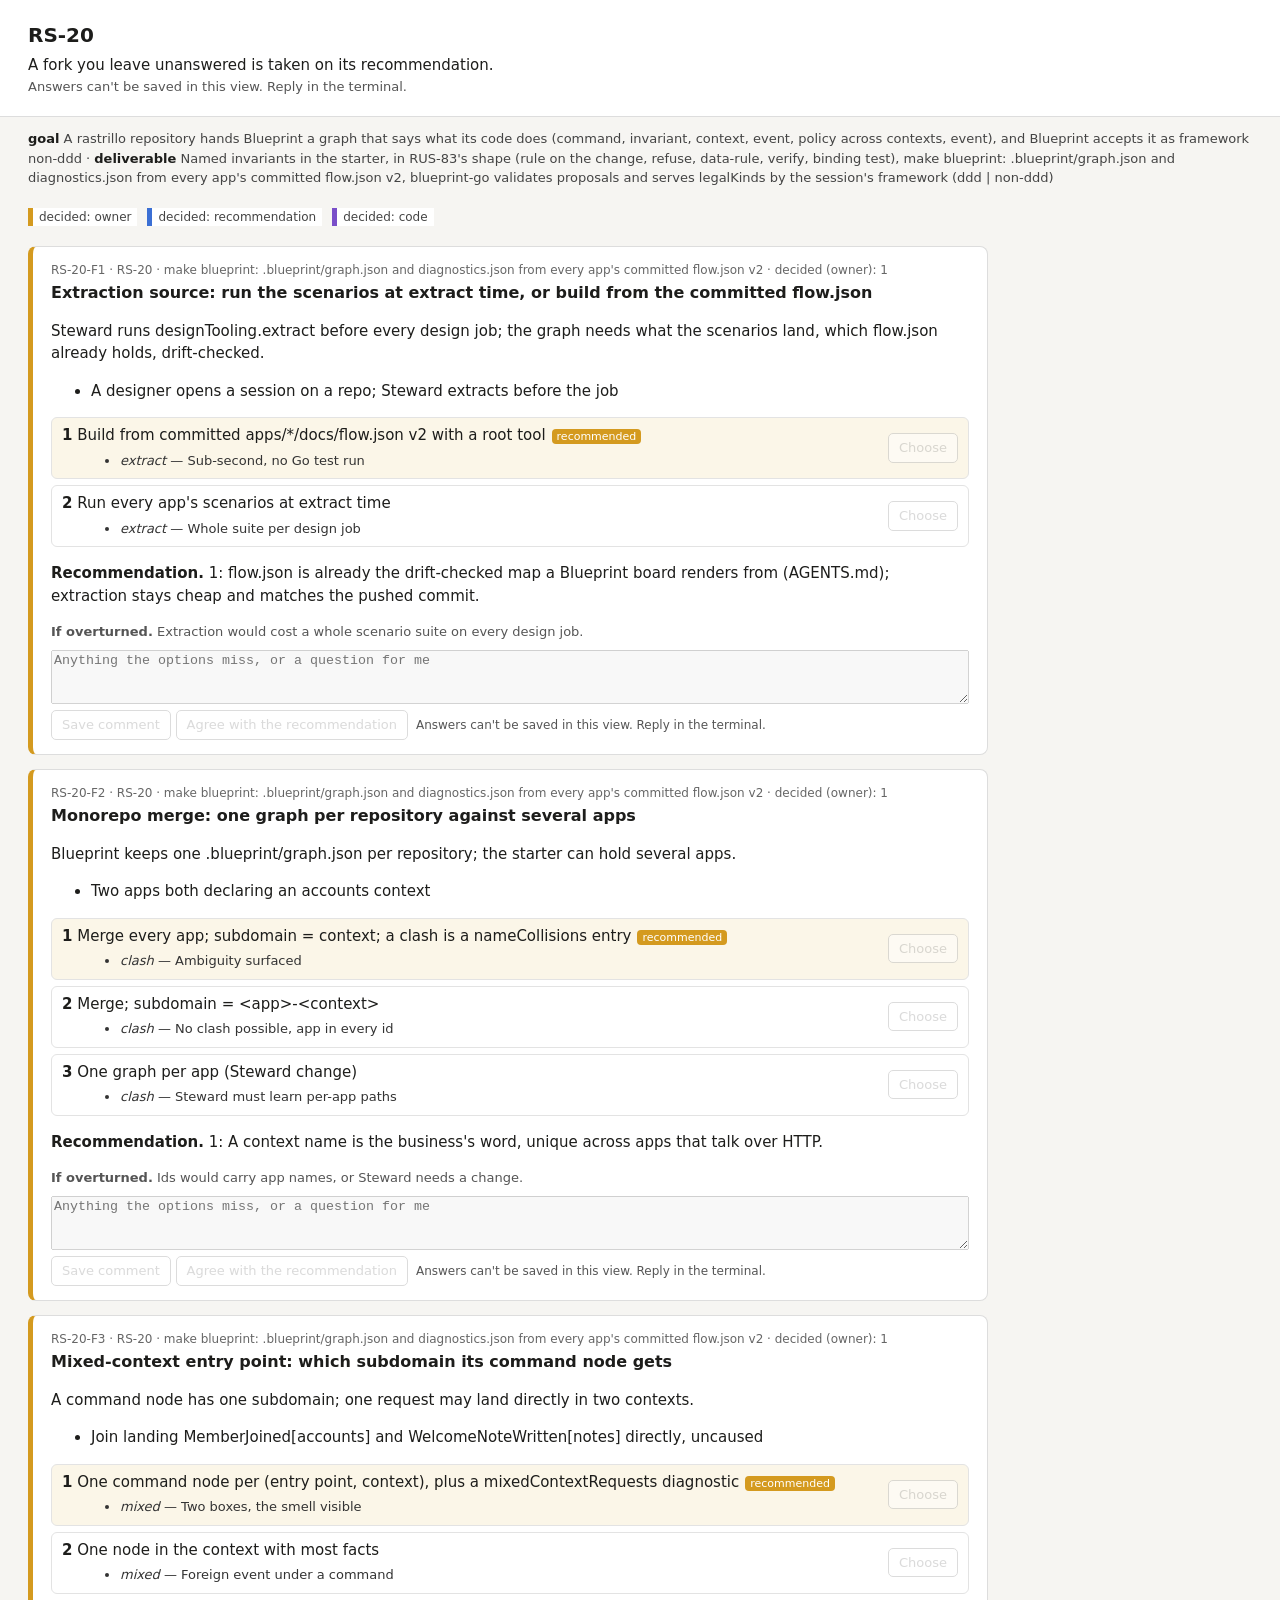
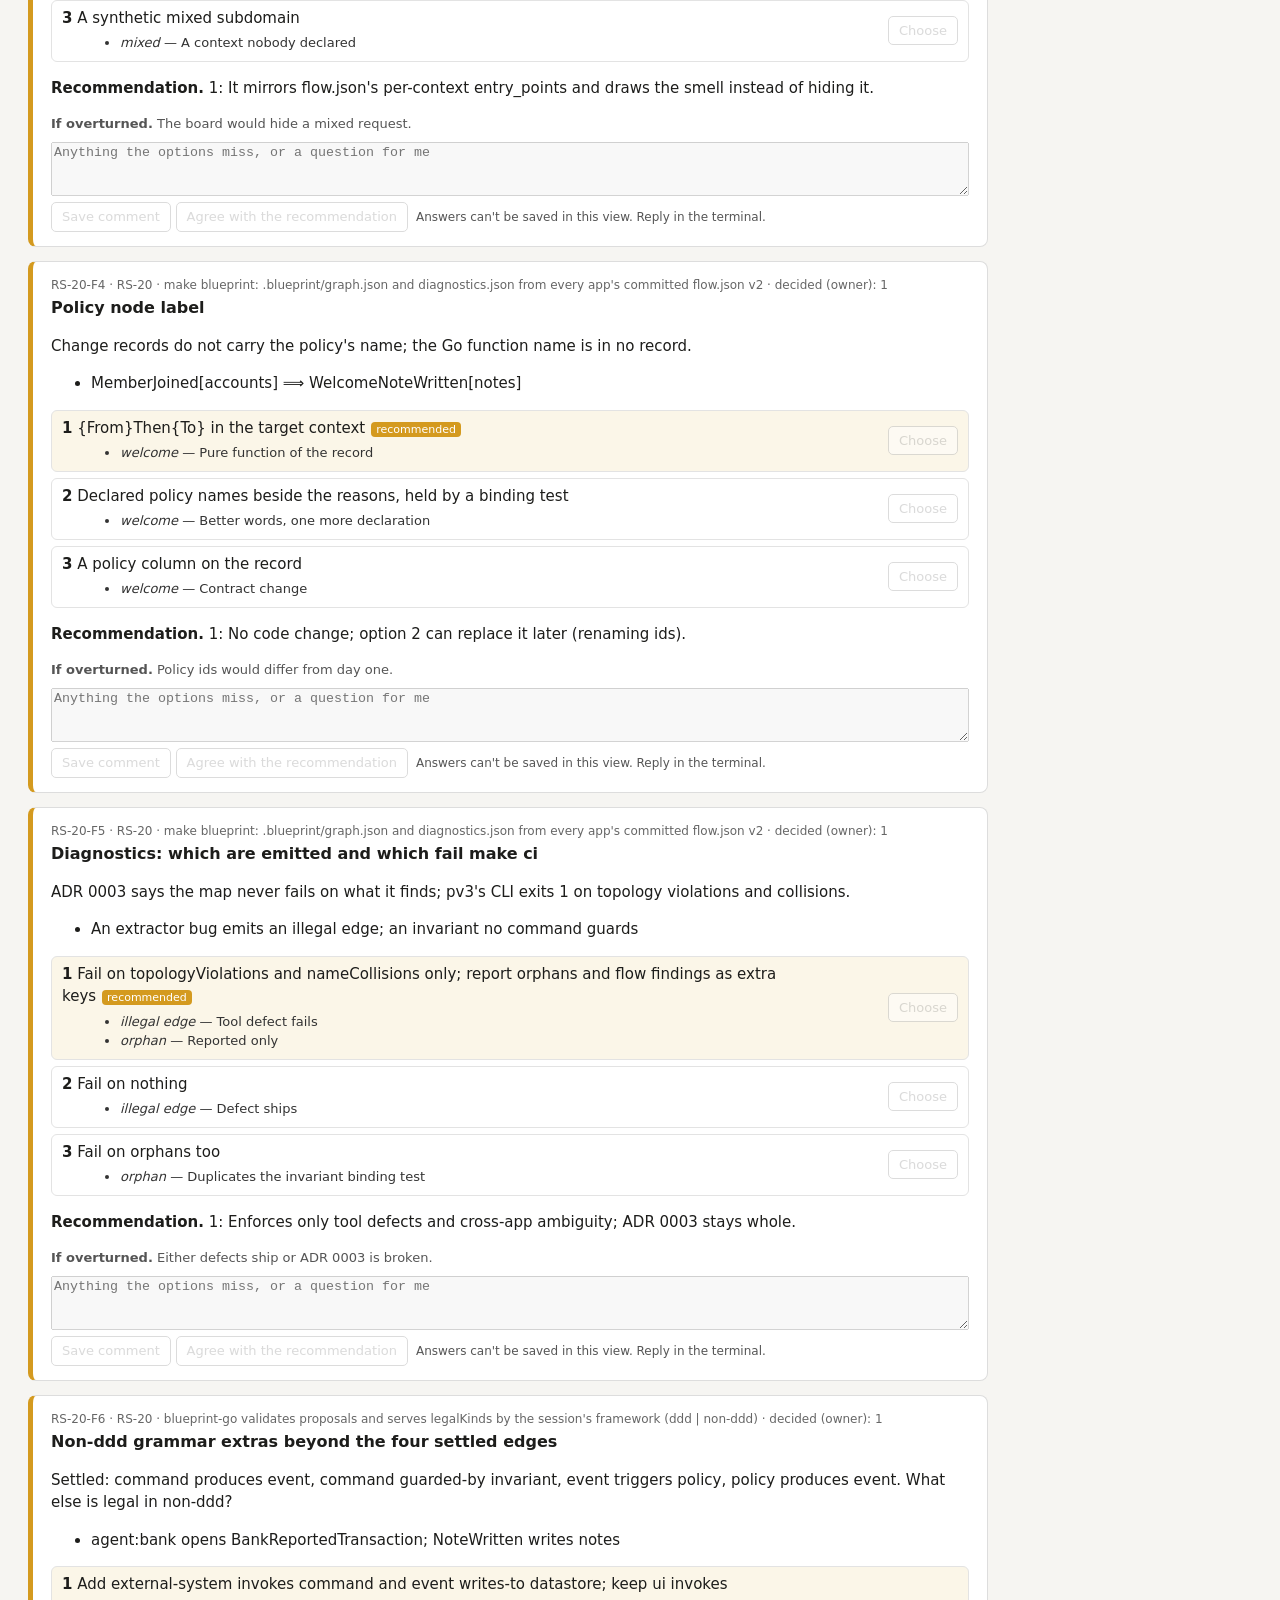
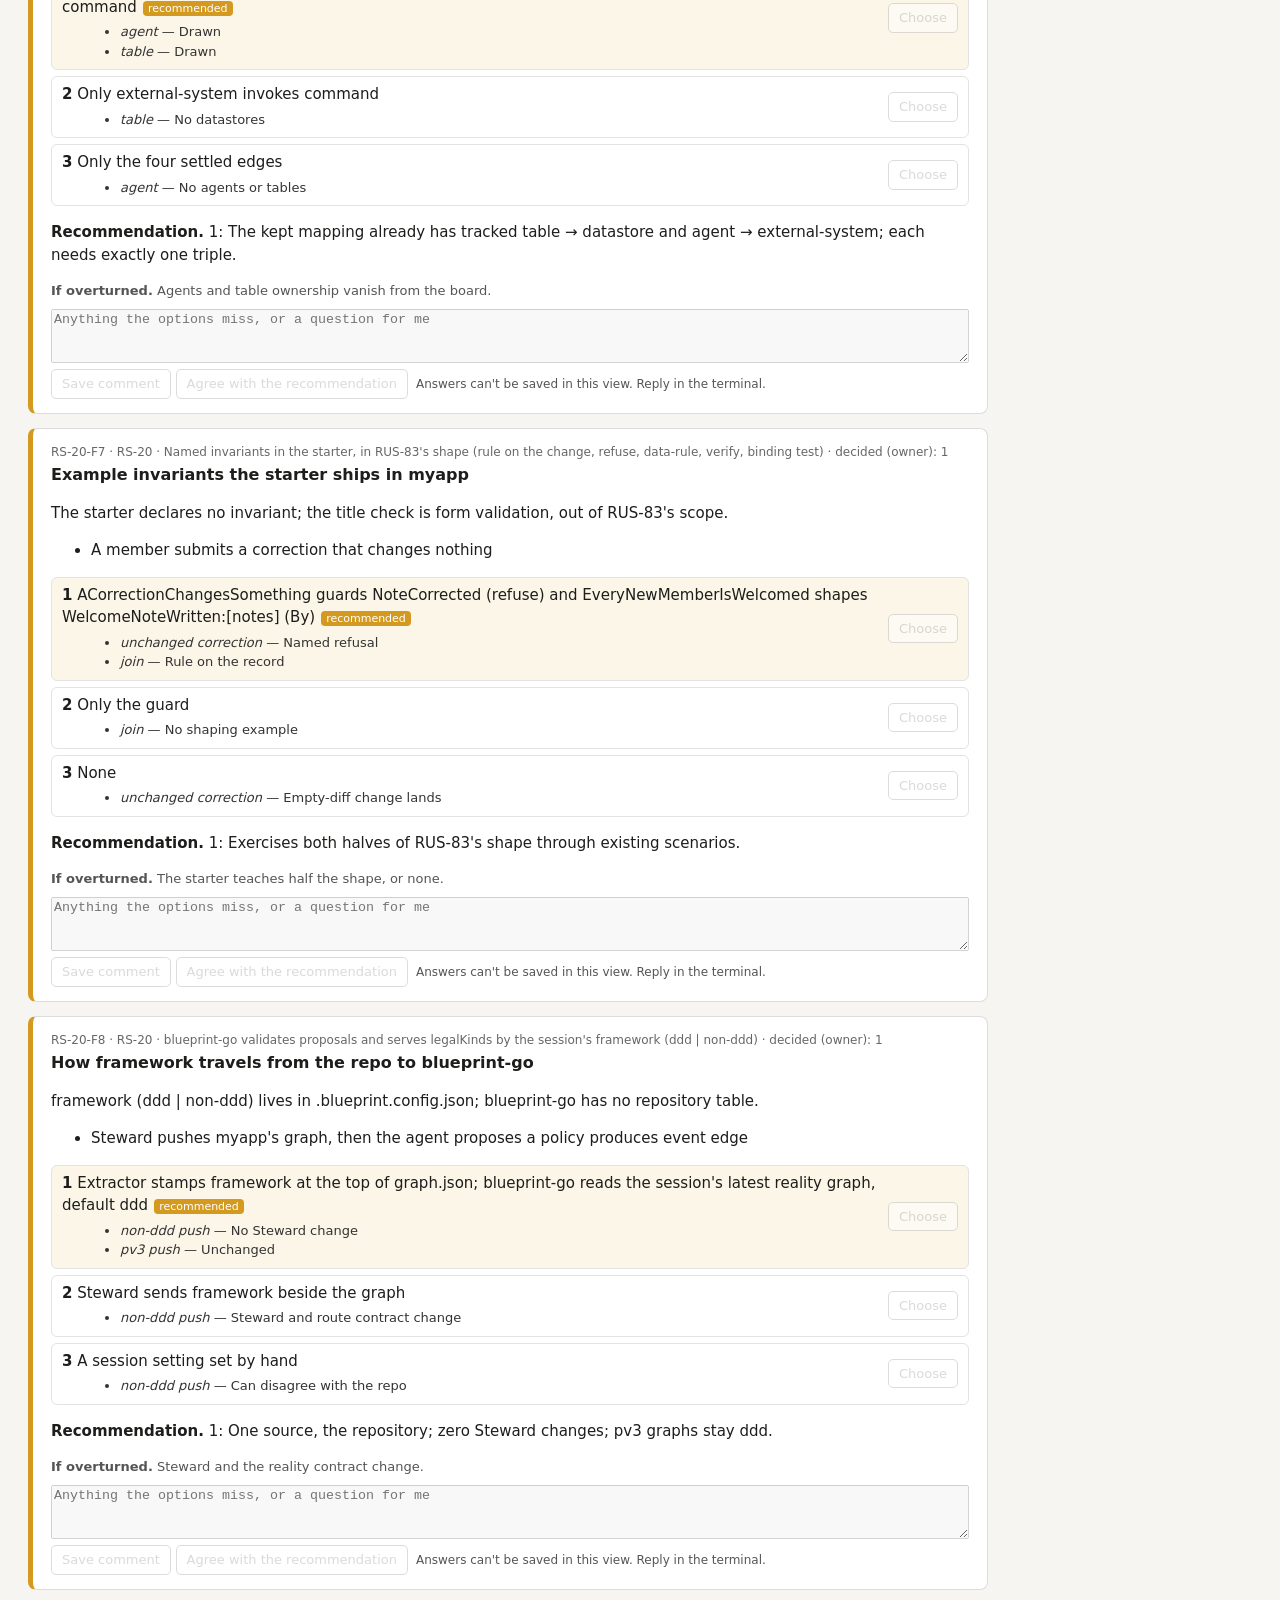
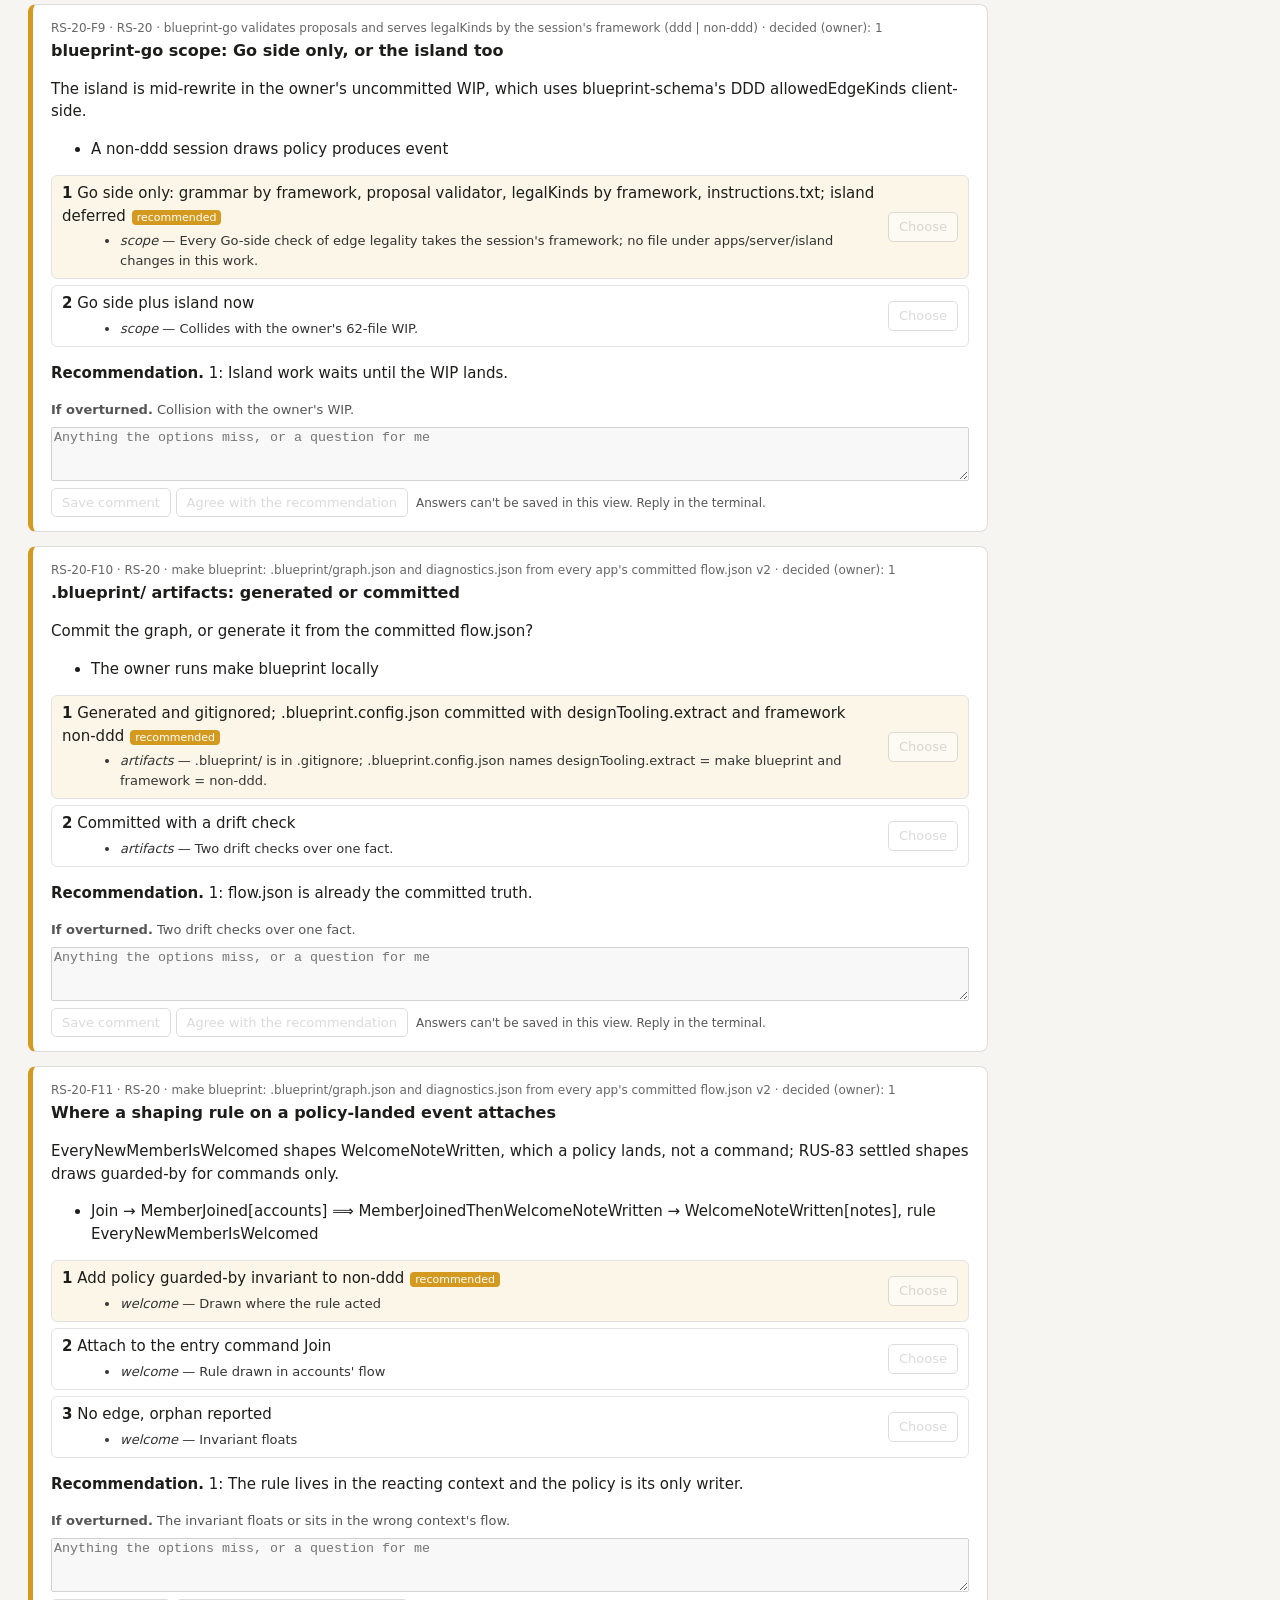
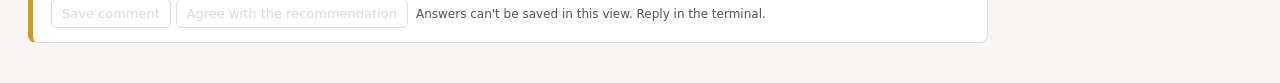
<file: docs/prs/RS-20/map.html>
<!doctype html>
<html lang="en"><head><meta charset="utf-8"><meta name="generator" content="design-map"><title>RS-20</title><style>
body{font:15px/1.5 system-ui,sans-serif;margin:0;background:#f6f5f2;color:#1d1d1b}
header{padding:20px 28px;border-bottom:1px solid #ddd;background:#fff}
h1{margin:0 0 4px;font-size:20px} #dbnote{color:#555;font-size:13px}
.levels{padding:12px 28px;font-size:13px;color:#444} .levels b{color:#1d1d1b}
main{padding:12px 28px 40px;display:grid;gap:14px;max-width:960px}
.fork{background:#fff;border:1px solid #ddd;border-left:5px solid #c9c9c9;border-radius:8px;padding:14px 18px}
.fork.open{border-left-color:#d4553b} .fork.done{border-left-color:#2f8f5b}
.fork.moot{opacity:.6} .fork.titleonly h3{color:#666} .locked{font-size:13px;color:#666}
.legend{padding:8px 28px;font-size:12px;color:#444;display:flex;gap:10px;flex-wrap:wrap}
.legend span{border-left:5px solid #c9c9c9;padding:0 6px;background:#fff}
.walks{margin:4px 0 2px 18px;font-size:13px;color:#333} .note{font-size:13px;color:#555;margin:2px 0}
.eyebrow{font-size:12px;color:#666} h3{margin:2px 0 8px;font-size:16px}
.opt{display:flex;justify-content:space-between;align-items:center;gap:10px;padding:6px 10px;border:1px solid #e3e3e3;border-radius:6px;margin:6px 0}
.opt.rec{background:#fbf6e8} .opt.picked{outline:2px solid #2f8f5b}
.badge{font-size:11px;background:#d49a1f;color:#fff;border-radius:4px;padding:1px 5px;margin-left:6px}
textarea{width:100%;min-height:54px;box-sizing:border-box;margin-top:6px}
.btn{font:inherit;font-size:13px;padding:4px 10px;border-radius:5px;border:1px solid #bbb;background:#fff;cursor:pointer}
.btn:disabled{cursor:not-allowed;opacity:.5} .saved{font-size:12px;color:#555;margin-left:8px}
.fork.owner{border-left-color:#d49a1f} .legend .owner{border-left-color:#d49a1f}
.fork.recommendation{border-left-color:#3b6fd4} .legend .recommendation{border-left-color:#3b6fd4}
.fork.code{border-left-color:#7a4fc9} .legend .code{border-left-color:#7a4fc9}
</style></head><body><header><h1>RS-20</h1><div>A fork you leave unanswered is taken on its recommendation.</div><div id="dbnote">Connecting to the answer store&hellip;</div></header><div class="levels"><b>goal</b> A rastrillo repository hands Blueprint a graph that says what its code does (command, invariant, context, event, policy across contexts, event), and Blueprint accepts it as framework non-ddd &middot; <b>deliverable</b> Named invariants in the starter, in RUS-83&#x27;s shape (rule on the change, refuse, data-rule, verify, binding test), make blueprint: .blueprint/graph.json and diagnostics.json from every app&#x27;s committed flow.json v2, blueprint-go validates proposals and serves legalKinds by the session&#x27;s framework (ddd | non-ddd)</div><div class="legend"><span class="owner">decided: owner</span><span class="recommendation">decided: recommendation</span><span class="code">decided: code</span></div><main><article class="fork decided owner" data-fork-id="RS-20-F1"><div class="eyebrow">RS-20-F1 &middot; RS-20 &middot; make blueprint: .blueprint/graph.json and diagnostics.json from every app&#x27;s committed flow.json v2 &middot; decided (owner): 1</div><h3>Extraction source: run the scenarios at extract time, or build from the committed flow.json</h3><p>Steward runs designTooling.extract before every design job; the graph needs what the scenarios land, which flow.json already holds, drift-checked.</p><ul><li>A designer opens a session on a repo; Steward extracts before the job</li></ul><div class="opt rec"><div><b>1</b> Build from committed apps/*/docs/flow.json v2 with a root tool<span class=badge>recommended</span><ul class="walks"><li><i>extract</i> &mdash; Sub-second, no Go test run</li></ul></div><button class="btn" data-pick="1" disabled>Choose</button></div><div class="opt"><div><b>2</b> Run every app&#x27;s scenarios at extract time<ul class="walks"><li><i>extract</i> &mdash; Whole suite per design job</li></ul></div><button class="btn" data-pick="2" disabled>Choose</button></div><p><b>Recommendation.</b> 1: flow.json is already the drift-checked map a Blueprint board renders from (AGENTS.md); extraction stays cheap and matches the pushed commit.</p><p class="note"><b>If overturned.</b> Extraction would cost a whole scenario suite on every design job.</p><textarea placeholder="Anything the options miss, or a question for me" disabled></textarea><div><button class="btn" data-action="save" disabled>Save comment</button> <button class="btn" data-action="agree" disabled>Agree with the recommendation</button><span class="saved"></span></div></article><article class="fork decided owner" data-fork-id="RS-20-F2"><div class="eyebrow">RS-20-F2 &middot; RS-20 &middot; make blueprint: .blueprint/graph.json and diagnostics.json from every app&#x27;s committed flow.json v2 &middot; decided (owner): 1</div><h3>Monorepo merge: one graph per repository against several apps</h3><p>Blueprint keeps one .blueprint/graph.json per repository; the starter can hold several apps.</p><ul><li>Two apps both declaring an accounts context</li></ul><div class="opt rec"><div><b>1</b> Merge every app; subdomain = context; a clash is a nameCollisions entry<span class=badge>recommended</span><ul class="walks"><li><i>clash</i> &mdash; Ambiguity surfaced</li></ul></div><button class="btn" data-pick="1" disabled>Choose</button></div><div class="opt"><div><b>2</b> Merge; subdomain = &lt;app&gt;-&lt;context&gt;<ul class="walks"><li><i>clash</i> &mdash; No clash possible, app in every id</li></ul></div><button class="btn" data-pick="2" disabled>Choose</button></div><div class="opt"><div><b>3</b> One graph per app (Steward change)<ul class="walks"><li><i>clash</i> &mdash; Steward must learn per-app paths</li></ul></div><button class="btn" data-pick="3" disabled>Choose</button></div><p><b>Recommendation.</b> 1: A context name is the business&#x27;s word, unique across apps that talk over HTTP.</p><p class="note"><b>If overturned.</b> Ids would carry app names, or Steward needs a change.</p><textarea placeholder="Anything the options miss, or a question for me" disabled></textarea><div><button class="btn" data-action="save" disabled>Save comment</button> <button class="btn" data-action="agree" disabled>Agree with the recommendation</button><span class="saved"></span></div></article><article class="fork decided owner" data-fork-id="RS-20-F3"><div class="eyebrow">RS-20-F3 &middot; RS-20 &middot; make blueprint: .blueprint/graph.json and diagnostics.json from every app&#x27;s committed flow.json v2 &middot; decided (owner): 1</div><h3>Mixed-context entry point: which subdomain its command node gets</h3><p>A command node has one subdomain; one request may land directly in two contexts.</p><ul><li>Join landing MemberJoined[accounts] and WelcomeNoteWritten[notes] directly, uncaused</li></ul><div class="opt rec"><div><b>1</b> One command node per (entry point, context), plus a mixedContextRequests diagnostic<span class=badge>recommended</span><ul class="walks"><li><i>mixed</i> &mdash; Two boxes, the smell visible</li></ul></div><button class="btn" data-pick="1" disabled>Choose</button></div><div class="opt"><div><b>2</b> One node in the context with most facts<ul class="walks"><li><i>mixed</i> &mdash; Foreign event under a command</li></ul></div><button class="btn" data-pick="2" disabled>Choose</button></div><div class="opt"><div><b>3</b> A synthetic mixed subdomain<ul class="walks"><li><i>mixed</i> &mdash; A context nobody declared</li></ul></div><button class="btn" data-pick="3" disabled>Choose</button></div><p><b>Recommendation.</b> 1: It mirrors flow.json&#x27;s per-context entry_points and draws the smell instead of hiding it.</p><p class="note"><b>If overturned.</b> The board would hide a mixed request.</p><textarea placeholder="Anything the options miss, or a question for me" disabled></textarea><div><button class="btn" data-action="save" disabled>Save comment</button> <button class="btn" data-action="agree" disabled>Agree with the recommendation</button><span class="saved"></span></div></article><article class="fork decided owner" data-fork-id="RS-20-F4"><div class="eyebrow">RS-20-F4 &middot; RS-20 &middot; make blueprint: .blueprint/graph.json and diagnostics.json from every app&#x27;s committed flow.json v2 &middot; decided (owner): 1</div><h3>Policy node label</h3><p>Change records do not carry the policy&#x27;s name; the Go function name is in no record.</p><ul><li>MemberJoined[accounts] ⟹ WelcomeNoteWritten[notes]</li></ul><div class="opt rec"><div><b>1</b> {From}Then{To} in the target context<span class=badge>recommended</span><ul class="walks"><li><i>welcome</i> &mdash; Pure function of the record</li></ul></div><button class="btn" data-pick="1" disabled>Choose</button></div><div class="opt"><div><b>2</b> Declared policy names beside the reasons, held by a binding test<ul class="walks"><li><i>welcome</i> &mdash; Better words, one more declaration</li></ul></div><button class="btn" data-pick="2" disabled>Choose</button></div><div class="opt"><div><b>3</b> A policy column on the record<ul class="walks"><li><i>welcome</i> &mdash; Contract change</li></ul></div><button class="btn" data-pick="3" disabled>Choose</button></div><p><b>Recommendation.</b> 1: No code change; option 2 can replace it later (renaming ids).</p><p class="note"><b>If overturned.</b> Policy ids would differ from day one.</p><textarea placeholder="Anything the options miss, or a question for me" disabled></textarea><div><button class="btn" data-action="save" disabled>Save comment</button> <button class="btn" data-action="agree" disabled>Agree with the recommendation</button><span class="saved"></span></div></article><article class="fork decided owner" data-fork-id="RS-20-F5"><div class="eyebrow">RS-20-F5 &middot; RS-20 &middot; make blueprint: .blueprint/graph.json and diagnostics.json from every app&#x27;s committed flow.json v2 &middot; decided (owner): 1</div><h3>Diagnostics: which are emitted and which fail make ci</h3><p>ADR 0003 says the map never fails on what it finds; pv3&#x27;s CLI exits 1 on topology violations and collisions.</p><ul><li>An extractor bug emits an illegal edge; an invariant no command guards</li></ul><div class="opt rec"><div><b>1</b> Fail on topologyViolations and nameCollisions only; report orphans and flow findings as extra keys<span class=badge>recommended</span><ul class="walks"><li><i>illegal edge</i> &mdash; Tool defect fails</li><li><i>orphan</i> &mdash; Reported only</li></ul></div><button class="btn" data-pick="1" disabled>Choose</button></div><div class="opt"><div><b>2</b> Fail on nothing<ul class="walks"><li><i>illegal edge</i> &mdash; Defect ships</li></ul></div><button class="btn" data-pick="2" disabled>Choose</button></div><div class="opt"><div><b>3</b> Fail on orphans too<ul class="walks"><li><i>orphan</i> &mdash; Duplicates the invariant binding test</li></ul></div><button class="btn" data-pick="3" disabled>Choose</button></div><p><b>Recommendation.</b> 1: Enforces only tool defects and cross-app ambiguity; ADR 0003 stays whole.</p><p class="note"><b>If overturned.</b> Either defects ship or ADR 0003 is broken.</p><textarea placeholder="Anything the options miss, or a question for me" disabled></textarea><div><button class="btn" data-action="save" disabled>Save comment</button> <button class="btn" data-action="agree" disabled>Agree with the recommendation</button><span class="saved"></span></div></article><article class="fork decided owner" data-fork-id="RS-20-F6"><div class="eyebrow">RS-20-F6 &middot; RS-20 &middot; blueprint-go validates proposals and serves legalKinds by the session&#x27;s framework (ddd | non-ddd) &middot; decided (owner): 1</div><h3>Non-ddd grammar extras beyond the four settled edges</h3><p>Settled: command produces event, command guarded-by invariant, event triggers policy, policy produces event. What else is legal in non-ddd?</p><ul><li>agent:bank opens BankReportedTransaction; NoteWritten writes notes</li></ul><div class="opt rec"><div><b>1</b> Add external-system invokes command and event writes-to datastore; keep ui invokes command<span class=badge>recommended</span><ul class="walks"><li><i>agent</i> &mdash; Drawn</li><li><i>table</i> &mdash; Drawn</li></ul></div><button class="btn" data-pick="1" disabled>Choose</button></div><div class="opt"><div><b>2</b> Only external-system invokes command<ul class="walks"><li><i>table</i> &mdash; No datastores</li></ul></div><button class="btn" data-pick="2" disabled>Choose</button></div><div class="opt"><div><b>3</b> Only the four settled edges<ul class="walks"><li><i>agent</i> &mdash; No agents or tables</li></ul></div><button class="btn" data-pick="3" disabled>Choose</button></div><p><b>Recommendation.</b> 1: The kept mapping already has tracked table → datastore and agent → external-system; each needs exactly one triple.</p><p class="note"><b>If overturned.</b> Agents and table ownership vanish from the board.</p><textarea placeholder="Anything the options miss, or a question for me" disabled></textarea><div><button class="btn" data-action="save" disabled>Save comment</button> <button class="btn" data-action="agree" disabled>Agree with the recommendation</button><span class="saved"></span></div></article><article class="fork decided owner" data-fork-id="RS-20-F7"><div class="eyebrow">RS-20-F7 &middot; RS-20 &middot; Named invariants in the starter, in RUS-83&#x27;s shape (rule on the change, refuse, data-rule, verify, binding test) &middot; decided (owner): 1</div><h3>Example invariants the starter ships in myapp</h3><p>The starter declares no invariant; the title check is form validation, out of RUS-83&#x27;s scope.</p><ul><li>A member submits a correction that changes nothing</li></ul><div class="opt rec"><div><b>1</b> ACorrectionChangesSomething guards NoteCorrected (refuse) and EveryNewMemberIsWelcomed shapes WelcomeNoteWritten:[notes] (By)<span class=badge>recommended</span><ul class="walks"><li><i>unchanged correction</i> &mdash; Named refusal</li><li><i>join</i> &mdash; Rule on the record</li></ul></div><button class="btn" data-pick="1" disabled>Choose</button></div><div class="opt"><div><b>2</b> Only the guard<ul class="walks"><li><i>join</i> &mdash; No shaping example</li></ul></div><button class="btn" data-pick="2" disabled>Choose</button></div><div class="opt"><div><b>3</b> None<ul class="walks"><li><i>unchanged correction</i> &mdash; Empty-diff change lands</li></ul></div><button class="btn" data-pick="3" disabled>Choose</button></div><p><b>Recommendation.</b> 1: Exercises both halves of RUS-83&#x27;s shape through existing scenarios.</p><p class="note"><b>If overturned.</b> The starter teaches half the shape, or none.</p><textarea placeholder="Anything the options miss, or a question for me" disabled></textarea><div><button class="btn" data-action="save" disabled>Save comment</button> <button class="btn" data-action="agree" disabled>Agree with the recommendation</button><span class="saved"></span></div></article><article class="fork decided owner" data-fork-id="RS-20-F8"><div class="eyebrow">RS-20-F8 &middot; RS-20 &middot; blueprint-go validates proposals and serves legalKinds by the session&#x27;s framework (ddd | non-ddd) &middot; decided (owner): 1</div><h3>How framework travels from the repo to blueprint-go</h3><p>framework (ddd | non-ddd) lives in .blueprint.config.json; blueprint-go has no repository table.</p><ul><li>Steward pushes myapp&#x27;s graph, then the agent proposes a policy produces event edge</li></ul><div class="opt rec"><div><b>1</b> Extractor stamps framework at the top of graph.json; blueprint-go reads the session&#x27;s latest reality graph, default ddd<span class=badge>recommended</span><ul class="walks"><li><i>non-ddd push</i> &mdash; No Steward change</li><li><i>pv3 push</i> &mdash; Unchanged</li></ul></div><button class="btn" data-pick="1" disabled>Choose</button></div><div class="opt"><div><b>2</b> Steward sends framework beside the graph<ul class="walks"><li><i>non-ddd push</i> &mdash; Steward and route contract change</li></ul></div><button class="btn" data-pick="2" disabled>Choose</button></div><div class="opt"><div><b>3</b> A session setting set by hand<ul class="walks"><li><i>non-ddd push</i> &mdash; Can disagree with the repo</li></ul></div><button class="btn" data-pick="3" disabled>Choose</button></div><p><b>Recommendation.</b> 1: One source, the repository; zero Steward changes; pv3 graphs stay ddd.</p><p class="note"><b>If overturned.</b> Steward and the reality contract change.</p><textarea placeholder="Anything the options miss, or a question for me" disabled></textarea><div><button class="btn" data-action="save" disabled>Save comment</button> <button class="btn" data-action="agree" disabled>Agree with the recommendation</button><span class="saved"></span></div></article><article class="fork decided owner" data-fork-id="RS-20-F9"><div class="eyebrow">RS-20-F9 &middot; RS-20 &middot; blueprint-go validates proposals and serves legalKinds by the session&#x27;s framework (ddd | non-ddd) &middot; decided (owner): 1</div><h3>blueprint-go scope: Go side only, or the island too</h3><p>The island is mid-rewrite in the owner&#x27;s uncommitted WIP, which uses blueprint-schema&#x27;s DDD allowedEdgeKinds client-side.</p><ul><li>A non-ddd session draws policy produces event</li></ul><div class="opt rec"><div><b>1</b> Go side only: grammar by framework, proposal validator, legalKinds by framework, instructions.txt; island deferred<span class=badge>recommended</span><ul class="walks"><li><i>scope</i> &mdash; Every Go-side check of edge legality takes the session&#x27;s framework; no file under apps/server/island changes in this work.</li></ul></div><button class="btn" data-pick="1" disabled>Choose</button></div><div class="opt"><div><b>2</b> Go side plus island now<ul class="walks"><li><i>scope</i> &mdash; Collides with the owner&#x27;s 62-file WIP.</li></ul></div><button class="btn" data-pick="2" disabled>Choose</button></div><p><b>Recommendation.</b> 1: Island work waits until the WIP lands.</p><p class="note"><b>If overturned.</b> Collision with the owner&#x27;s WIP.</p><textarea placeholder="Anything the options miss, or a question for me" disabled></textarea><div><button class="btn" data-action="save" disabled>Save comment</button> <button class="btn" data-action="agree" disabled>Agree with the recommendation</button><span class="saved"></span></div></article><article class="fork decided owner" data-fork-id="RS-20-F10"><div class="eyebrow">RS-20-F10 &middot; RS-20 &middot; make blueprint: .blueprint/graph.json and diagnostics.json from every app&#x27;s committed flow.json v2 &middot; decided (owner): 1</div><h3>.blueprint/ artifacts: generated or committed</h3><p>Commit the graph, or generate it from the committed flow.json?</p><ul><li>The owner runs make blueprint locally</li></ul><div class="opt rec"><div><b>1</b> Generated and gitignored; .blueprint.config.json committed with designTooling.extract and framework non-ddd<span class=badge>recommended</span><ul class="walks"><li><i>artifacts</i> &mdash; .blueprint/ is in .gitignore; .blueprint.config.json names designTooling.extract = make blueprint and framework = non-ddd.</li></ul></div><button class="btn" data-pick="1" disabled>Choose</button></div><div class="opt"><div><b>2</b> Committed with a drift check<ul class="walks"><li><i>artifacts</i> &mdash; Two drift checks over one fact.</li></ul></div><button class="btn" data-pick="2" disabled>Choose</button></div><p><b>Recommendation.</b> 1: flow.json is already the committed truth.</p><p class="note"><b>If overturned.</b> Two drift checks over one fact.</p><textarea placeholder="Anything the options miss, or a question for me" disabled></textarea><div><button class="btn" data-action="save" disabled>Save comment</button> <button class="btn" data-action="agree" disabled>Agree with the recommendation</button><span class="saved"></span></div></article><article class="fork decided owner" data-fork-id="RS-20-F11"><div class="eyebrow">RS-20-F11 &middot; RS-20 &middot; make blueprint: .blueprint/graph.json and diagnostics.json from every app&#x27;s committed flow.json v2 &middot; decided (owner): 1</div><h3>Where a shaping rule on a policy-landed event attaches</h3><p>EveryNewMemberIsWelcomed shapes WelcomeNoteWritten, which a policy lands, not a command; RUS-83 settled shapes draws guarded-by for commands only.</p><ul><li>Join → MemberJoined[accounts] ⟹ MemberJoinedThenWelcomeNoteWritten → WelcomeNoteWritten[notes], rule EveryNewMemberIsWelcomed</li></ul><div class="opt rec"><div><b>1</b> Add policy guarded-by invariant to non-ddd<span class=badge>recommended</span><ul class="walks"><li><i>welcome</i> &mdash; Drawn where the rule acted</li></ul></div><button class="btn" data-pick="1" disabled>Choose</button></div><div class="opt"><div><b>2</b> Attach to the entry command Join<ul class="walks"><li><i>welcome</i> &mdash; Rule drawn in accounts&#x27; flow</li></ul></div><button class="btn" data-pick="2" disabled>Choose</button></div><div class="opt"><div><b>3</b> No edge, orphan reported<ul class="walks"><li><i>welcome</i> &mdash; Invariant floats</li></ul></div><button class="btn" data-pick="3" disabled>Choose</button></div><p><b>Recommendation.</b> 1: The rule lives in the reacting context and the policy is its only writer.</p><p class="note"><b>If overturned.</b> The invariant floats or sits in the wrong context&#x27;s flow.</p><textarea placeholder="Anything the options miss, or a question for me" disabled></textarea><div><button class="btn" data-action="save" disabled>Save comment</button> <button class="btn" data-action="agree" disabled>Agree with the recommendation</button><span class="saved"></span></div></article></main><script type="application/json" id="map-data">{"structureVersion": 2, "shape": "decision", "grounded": true, "mapId": "RS-20", "target": "artifact", "nodes": [{"id": "RS-20-goal", "level": "goal", "title": "A rastrillo repository hands Blueprint a graph that says what its code does (command, invariant, context, event, policy across contexts, event), and Blueprint accepts it as framework non-ddd", "parents": []}, {"id": "RS-20-d-inv", "level": "deliverable", "title": "Named invariants in the starter, in RUS-83's shape (rule on the change, refuse, data-rule, verify, binding test)", "parents": ["RS-20-goal"]}, {"id": "RS-20-d-starter", "level": "deliverable", "title": "make blueprint: .blueprint/graph.json and diagnostics.json from every app's committed flow.json v2", "parents": ["RS-20-goal"]}, {"id": "RS-20-d-bpgo", "level": "deliverable", "title": "blueprint-go validates proposals and serves legalKinds by the session's framework (ddd | non-ddd)", "parents": ["RS-20-goal"]}], "forks": [{"id": "RS-20-F1", "title": "Extraction source: run the scenarios at extract time, or build from the committed flow.json", "tickets": ["RS-20"], "anchor": "RS-20-d-starter", "restsOn": [], "status": {"kind": "decided", "source": "owner", "option": "1"}, "card": {"problem": "Steward runs designTooling.extract before every design job; the graph needs what the scenarios land, which flow.json already holds, drift-checked.", "useCases": ["A designer opens a session on a repo; Steward extracts before the job"], "options": [{"id": "1", "label": "Build from committed apps/*/docs/flow.json v2 with a root tool", "walks": [{"scenario": "extract", "text": "Sub-second, no Go test run", "kind": "behavioral", "given": "myapp's committed flow.json v2 at HEAD", "when": "Steward runs make blueprint", "then": "the root .blueprint/graph.json is written from flow.json alone, without running any scenario"}]}, {"id": "2", "label": "Run every app's scenarios at extract time", "walks": [{"scenario": "extract", "text": "Whole suite per design job", "kind": "behavioral", "given": "myapp at HEAD", "when": "Steward runs make blueprint", "then": "the scenarios run and .blueprint/ reflects the working tree, dirty or not"}]}], "recommendation": {"option": "1", "why": "flow.json is already the drift-checked map a Blueprint board renders from (AGENTS.md); extraction stays cheap and matches the pushed commit."}, "ifOverturned": "Extraction would cost a whole scenario suite on every design job."}}, {"id": "RS-20-F2", "title": "Monorepo merge: one graph per repository against several apps", "tickets": ["RS-20"], "anchor": "RS-20-d-starter", "restsOn": [], "status": {"kind": "decided", "source": "owner", "option": "1"}, "card": {"problem": "Blueprint keeps one .blueprint/graph.json per repository; the starter can hold several apps.", "useCases": ["Two apps both declaring an accounts context"], "options": [{"id": "1", "label": "Merge every app; subdomain = context; a clash is a nameCollisions entry", "walks": [{"scenario": "clash", "text": "Ambiguity surfaced", "kind": "behavioral", "given": "apps a and b both declare context accounts", "when": "make blueprint runs", "then": "diagnostics.json lists accounts under nameCollisions and make blueprint exits non-zero"}]}, {"id": "2", "label": "Merge; subdomain = \u003capp>-\u003ccontext>", "walks": [{"scenario": "clash", "text": "No clash possible, app in every id", "kind": "behavioral", "given": "as above", "when": "make blueprint runs", "then": "two subdomains a-accounts and b-accounts"}]}, {"id": "3", "label": "One graph per app (Steward change)", "walks": [{"scenario": "clash", "text": "Steward must learn per-app paths", "kind": "behavioral", "given": "as above", "when": "Steward extracts", "then": "fails until Steward reads apps/\u003capp>/.blueprint"}]}], "recommendation": {"option": "1", "why": "A context name is the business's word, unique across apps that talk over HTTP."}, "ifOverturned": "Ids would carry app names, or Steward needs a change."}}, {"id": "RS-20-F3", "title": "Mixed-context entry point: which subdomain its command node gets", "tickets": ["RS-20"], "anchor": "RS-20-d-starter", "restsOn": [], "status": {"kind": "decided", "source": "owner", "option": "1"}, "card": {"problem": "A command node has one subdomain; one request may land directly in two contexts.", "useCases": ["Join landing MemberJoined[accounts] and WelcomeNoteWritten[notes] directly, uncaused"], "options": [{"id": "1", "label": "One command node per (entry point, context), plus a mixedContextRequests diagnostic", "walks": [{"scenario": "mixed", "text": "Two boxes, the smell visible", "kind": "behavioral", "given": "a flow.json entry_points list with Join in accounts and Join in notes", "when": "make blueprint runs", "then": "graph has accounts_cmd_join and notes_cmd_join, and diagnostics.mixedContextRequests names Join"}]}, {"id": "2", "label": "One node in the context with most facts", "walks": [{"scenario": "mixed", "text": "Foreign event under a command", "kind": "behavioral", "given": "as above", "when": "make blueprint runs", "then": "one accounts_cmd_join producing a notes event"}]}, {"id": "3", "label": "A synthetic mixed subdomain", "walks": [{"scenario": "mixed", "text": "A context nobody declared", "kind": "behavioral", "given": "as above", "when": "make blueprint runs", "then": "mixed_cmd_join"}]}], "recommendation": {"option": "1", "why": "It mirrors flow.json's per-context entry_points and draws the smell instead of hiding it."}, "ifOverturned": "The board would hide a mixed request."}}, {"id": "RS-20-F4", "title": "Policy node label", "tickets": ["RS-20"], "anchor": "RS-20-d-starter", "restsOn": [], "status": {"kind": "decided", "source": "owner", "option": "1"}, "card": {"problem": "Change records do not carry the policy's name; the Go function name is in no record.", "useCases": ["MemberJoined[accounts] ⟹ WelcomeNoteWritten[notes]"], "options": [{"id": "1", "label": "{From}Then{To} in the target context", "walks": [{"scenario": "welcome", "text": "Pure function of the record", "kind": "behavioral", "given": "myapp's flow.json policy MemberJoined[accounts] to WelcomeNoteWritten[notes]", "when": "make blueprint runs", "then": "graph has node notes_pol_member-joined-then-welcome-note-written with triggers from accounts_evt_member-joined and produces to notes_evt_welcome-note-written"}]}, {"id": "2", "label": "Declared policy names beside the reasons, held by a binding test", "walks": [{"scenario": "welcome", "text": "Better words, one more declaration", "kind": "behavioral", "given": "notes declares policy Welcome", "when": "make blueprint runs", "then": "notes_pol_welcome"}]}, {"id": "3", "label": "A policy column on the record", "walks": [{"scenario": "welcome", "text": "Contract change", "kind": "behavioral", "given": "a Trail option Policy(\"Welcome\")", "when": "make blueprint runs", "then": "notes_pol_welcome from the record"}]}], "recommendation": {"option": "1", "why": "No code change; option 2 can replace it later (renaming ids)."}, "ifOverturned": "Policy ids would differ from day one."}}, {"id": "RS-20-F5", "title": "Diagnostics: which are emitted and which fail make ci", "tickets": ["RS-20"], "anchor": "RS-20-d-starter", "restsOn": [], "status": {"kind": "decided", "source": "owner", "option": "1"}, "card": {"problem": "ADR 0003 says the map never fails on what it finds; pv3's CLI exits 1 on topology violations and collisions.", "useCases": ["An extractor bug emits an illegal edge; an invariant no command guards"], "options": [{"id": "1", "label": "Fail on topologyViolations and nameCollisions only; report orphans and flow findings as extra keys", "walks": [{"scenario": "illegal edge", "text": "Tool defect fails", "kind": "behavioral", "given": "the extractor emits event produces event", "when": "make blueprint runs", "then": "diagnostics.topologyViolations names the edge and make blueprint exits non-zero"}, {"scenario": "orphan", "text": "Reported only", "kind": "behavioral", "given": "a declared invariant no command or policy guards", "when": "make blueprint runs", "then": "diagnostics.orphanNodes names it and make blueprint exits zero"}]}, {"id": "2", "label": "Fail on nothing", "walks": [{"scenario": "illegal edge", "text": "Defect ships", "kind": "behavioral", "given": "as above", "when": "make blueprint runs", "then": "exit zero"}]}, {"id": "3", "label": "Fail on orphans too", "walks": [{"scenario": "orphan", "text": "Duplicates the invariant binding test", "kind": "behavioral", "given": "as above", "when": "make blueprint runs", "then": "exit non-zero"}]}], "recommendation": {"option": "1", "why": "Enforces only tool defects and cross-app ambiguity; ADR 0003 stays whole."}, "ifOverturned": "Either defects ship or ADR 0003 is broken."}}, {"id": "RS-20-F6", "title": "Non-ddd grammar extras beyond the four settled edges", "tickets": ["RS-20"], "anchor": "RS-20-d-bpgo", "restsOn": [], "status": {"kind": "decided", "source": "owner", "option": "1"}, "card": {"problem": "Settled: command produces event, command guarded-by invariant, event triggers policy, policy produces event. What else is legal in non-ddd?", "useCases": ["agent:bank opens BankReportedTransaction; NoteWritten writes notes"], "options": [{"id": "1", "label": "Add external-system invokes command and event writes-to datastore; keep ui invokes command", "walks": [{"scenario": "agent", "text": "Drawn", "kind": "behavioral", "given": "a non-ddd session", "when": "the design agent proposes bank_ext_bank invokes bank_cmd_bank-reported-transaction", "then": "the proposal is accepted"}, {"scenario": "table", "text": "Drawn", "kind": "behavioral", "given": "myapp's flow.json declares NoteWritten writes notes", "when": "make blueprint runs", "then": "graph has notes_evt_note-written writes-to notes_tbl_notes"}]}, {"id": "2", "label": "Only external-system invokes command", "walks": [{"scenario": "table", "text": "No datastores", "kind": "behavioral", "given": "as above", "when": "make blueprint runs", "then": "no datastore node"}]}, {"id": "3", "label": "Only the four settled edges", "walks": [{"scenario": "agent", "text": "No agents or tables", "kind": "behavioral", "given": "as above", "when": "proposal", "then": "refused"}]}], "recommendation": {"option": "1", "why": "The kept mapping already has tracked table → datastore and agent → external-system; each needs exactly one triple."}, "ifOverturned": "Agents and table ownership vanish from the board."}}, {"id": "RS-20-F7", "title": "Example invariants the starter ships in myapp", "tickets": ["RS-20"], "anchor": "RS-20-d-inv", "restsOn": [], "status": {"kind": "decided", "source": "owner", "option": "1"}, "card": {"problem": "The starter declares no invariant; the title check is form validation, out of RUS-83's scope.", "useCases": ["A member submits a correction that changes nothing"], "options": [{"id": "1", "label": "ACorrectionChangesSomething guards NoteCorrected (refuse) and EveryNewMemberIsWelcomed shapes WelcomeNoteWritten:[notes] (By)", "walks": [{"scenario": "unchanged correction", "text": "Named refusal", "kind": "behavioral", "given": "a member's note titled Groceries with body milk", "when": "the member posts the correction with title Groceries and body milk", "then": "422, the page carries data-rule=ACorrectionChangesSomething, no change lands, and one refused log line names the rule, entry point CorrectNote, context notes, actor and trace id"}, {"scenario": "join", "text": "Rule on the record", "kind": "behavioral", "given": "no member yet", "when": "Ana signs up", "then": "the WelcomeNoteWritten change carries rule EveryNewMemberIsWelcomed"}]}, {"id": "2", "label": "Only the guard", "walks": [{"scenario": "join", "text": "No shaping example", "kind": "behavioral", "given": "as above", "when": "Ana signs up", "then": "rule is null"}]}, {"id": "3", "label": "None", "walks": [{"scenario": "unchanged correction", "text": "Empty-diff change lands", "kind": "behavioral", "given": "as above", "when": "as above", "then": "a NoteCorrected change lands"}]}], "recommendation": {"option": "1", "why": "Exercises both halves of RUS-83's shape through existing scenarios."}, "ifOverturned": "The starter teaches half the shape, or none."}}, {"id": "RS-20-F8", "title": "How framework travels from the repo to blueprint-go", "tickets": ["RS-20"], "anchor": "RS-20-d-bpgo", "restsOn": [], "status": {"kind": "decided", "source": "owner", "option": "1"}, "card": {"problem": "framework (ddd | non-ddd) lives in .blueprint.config.json; blueprint-go has no repository table.", "useCases": ["Steward pushes myapp's graph, then the agent proposes a policy produces event edge"], "options": [{"id": "1", "label": "Extractor stamps framework at the top of graph.json; blueprint-go reads the session's latest reality graph, default ddd", "walks": [{"scenario": "non-ddd push", "text": "No Steward change", "kind": "behavioral", "given": "a session whose latest reality graph has framework non-ddd", "when": "the design agent proposes notes_pol_x produces notes_evt_y", "then": "the proposal is accepted and the view's legalKinds lists produces from policy to event"}, {"scenario": "pv3 push", "text": "Unchanged", "kind": "behavioral", "given": "a session whose latest reality graph has no framework field", "when": "the agent proposes policy produces event", "then": "refused as EdgeKindNotAllowed, exactly as today"}]}, {"id": "2", "label": "Steward sends framework beside the graph", "walks": [{"scenario": "non-ddd push", "text": "Steward and route contract change", "kind": "behavioral", "given": "as above", "when": "as above", "then": "accepted after both change"}]}, {"id": "3", "label": "A session setting set by hand", "walks": [{"scenario": "non-ddd push", "text": "Can disagree with the repo", "kind": "behavioral", "given": "setting left at ddd", "when": "as above", "then": "refused"}]}], "recommendation": {"option": "1", "why": "One source, the repository; zero Steward changes; pv3 graphs stay ddd."}, "ifOverturned": "Steward and the reality contract change."}}, {"id": "RS-20-F9", "title": "blueprint-go scope: Go side only, or the island too", "tickets": ["RS-20"], "anchor": "RS-20-d-bpgo", "restsOn": [], "status": {"kind": "decided", "source": "owner", "option": "1"}, "card": {"problem": "The island is mid-rewrite in the owner's uncommitted WIP, which uses blueprint-schema's DDD allowedEdgeKinds client-side.", "useCases": ["A non-ddd session draws policy produces event"], "options": [{"id": "1", "label": "Go side only: grammar by framework, proposal validator, legalKinds by framework, instructions.txt; island deferred", "walks": [{"scenario": "scope", "text": "Every Go-side check of edge legality takes the session's framework; no file under apps/server/island changes in this work.", "kind": "structural"}]}, {"id": "2", "label": "Go side plus island now", "walks": [{"scenario": "scope", "text": "Collides with the owner's 62-file WIP.", "kind": "structural"}]}], "recommendation": {"option": "1", "why": "Island work waits until the WIP lands."}, "ifOverturned": "Collision with the owner's WIP."}}, {"id": "RS-20-F10", "title": ".blueprint/ artifacts: generated or committed", "tickets": ["RS-20"], "anchor": "RS-20-d-starter", "restsOn": [], "status": {"kind": "decided", "source": "owner", "option": "1"}, "card": {"problem": "Commit the graph, or generate it from the committed flow.json?", "useCases": ["The owner runs make blueprint locally"], "options": [{"id": "1", "label": "Generated and gitignored; .blueprint.config.json committed with designTooling.extract and framework non-ddd", "walks": [{"scenario": "artifacts", "text": ".blueprint/ is in .gitignore; .blueprint.config.json names designTooling.extract = make blueprint and framework = non-ddd.", "kind": "structural"}]}, {"id": "2", "label": "Committed with a drift check", "walks": [{"scenario": "artifacts", "text": "Two drift checks over one fact.", "kind": "structural"}]}], "recommendation": {"option": "1", "why": "flow.json is already the committed truth."}, "ifOverturned": "Two drift checks over one fact."}}, {"id": "RS-20-F11", "title": "Where a shaping rule on a policy-landed event attaches", "tickets": ["RS-20"], "anchor": "RS-20-d-starter", "restsOn": [], "status": {"kind": "decided", "source": "owner", "option": "1"}, "card": {"problem": "EveryNewMemberIsWelcomed shapes WelcomeNoteWritten, which a policy lands, not a command; RUS-83 settled shapes draws guarded-by for commands only.", "useCases": ["Join → MemberJoined[accounts] ⟹ MemberJoinedThenWelcomeNoteWritten → WelcomeNoteWritten[notes], rule EveryNewMemberIsWelcomed"], "options": [{"id": "1", "label": "Add policy guarded-by invariant to non-ddd", "walks": [{"scenario": "welcome", "text": "Drawn where the rule acted", "kind": "behavioral", "given": "myapp's flow.json with rule EveryNewMemberIsWelcomed on the WelcomeNoteWritten hop", "when": "make blueprint runs", "then": "graph has notes_pol_member-joined-then-welcome-note-written guarded-by notes_inv_every-new-member-is-welcomed and no orphan"}]}, {"id": "2", "label": "Attach to the entry command Join", "walks": [{"scenario": "welcome", "text": "Rule drawn in accounts' flow", "kind": "behavioral", "given": "as above", "when": "make blueprint runs", "then": "accounts_cmd_join guarded-by the notes invariant"}]}, {"id": "3", "label": "No edge, orphan reported", "walks": [{"scenario": "welcome", "text": "Invariant floats", "kind": "behavioral", "given": "as above", "when": "make blueprint runs", "then": "orphanNodes lists it"}]}], "recommendation": {"option": "1", "why": "The rule lives in the reacting context and the policy is its only writer."}, "ifOverturned": "The invariant floats or sits in the wrong context's flow."}}]}</script><script type="application/json" id="fork-maps">{"RS-20-F1": "RS-20", "RS-20-F2": "RS-20", "RS-20-F3": "RS-20", "RS-20-F4": "RS-20", "RS-20-F5": "RS-20", "RS-20-F6": "RS-20", "RS-20-F7": "RS-20", "RS-20-F8": "RS-20", "RS-20-F9": "RS-20", "RS-20-F10": "RS-20", "RS-20-F11": "RS-20"}</script><script>
const DATA = JSON.parse(document.getElementById("map-data").textContent);
// A stacked page embeds {stack: [map, ...]}; each fork remembers its own map's id.
const MAPS = DATA.stack || [DATA];
// Each fork's own map's id, computed at render time (fork_maps); a fork of a map
// without mapId is absent, so its answers carry no map.
const FORK_MAP = JSON.parse(document.getElementById("fork-maps").textContent);
const FORKS = {};
MAPS.forEach(m => m.forks.forEach(f => { FORKS[f.id] = f; }));
let db = null;
let answers = {};

function stateOf(id) {
  const f = FORKS[id];
  if (f.status.kind === "moot") return "moot";
  if (answers[id] && answers[id].pick) return "done";
  return f.status.kind === "decided" ? "decided " + f.status.source : "open";
}
function recKey(f) {
  return f.card ? f.card.recommendation.option : null;
}
function renderCard(id) {
  const card = document.querySelector('[data-fork-id="' + id + '"]');
  const a = answers[id] || null;
  card.className = "fork " + stateOf(id) + (FORKS[id].card ? "" : " titleonly");
  if (!FORKS[id].card) return;
  card.querySelectorAll("[data-pick]").forEach(b => {
    const picked = !!(a && a.pick === b.dataset.pick);
    b.closest(".opt").classList.toggle("picked", picked);
    b.textContent = picked ? "Chosen" : "Choose";
  });
  const ta = card.querySelector("textarea");
  if (a && document.activeElement !== ta) ta.value = a.comment || "";
  card.querySelector(".saved").textContent = a && a.updatedAt
    ? "Saved " + new Date(a.updatedAt).toLocaleString()
    : (db ? "" : "Answers can't be saved in this view. Reply in the terminal.");
  card.querySelectorAll("button, textarea").forEach(el => { el.disabled = !db || FORKS[id].status.kind === "moot"; });
}
function renderAll() { Object.keys(FORKS).forEach(renderCard); }

async function saveAnswer(id, patch) {
  if (!db) return;
  const prev = answers[id] || {};
  const doc = { pick: prev.pick || null, comment: prev.comment || "", ...patch, updatedAt: new Date().toISOString() };
  if (FORK_MAP[id]) doc.map = FORK_MAP[id];
  answers[id] = doc; renderCard(id);
  const s = document.querySelector('[data-fork-id="' + id + '"] .saved');
  try { await db.doc("answers/" + id).set(doc); s.textContent = "Saved"; }
  catch (e) { s.textContent = "Not saved: " + (e && e.message || "store refused the write"); }
}

document.addEventListener("click", e => {
  const card = e.target.closest("[data-fork-id]");
  if (!card || !FORKS[card.dataset.forkId].card) return;
  const id = card.dataset.forkId;
  const comment = card.querySelector("textarea").value;
  if (e.target.dataset.pick) { saveAnswer(id, { pick: e.target.dataset.pick, comment }); return; }
  if (e.target.dataset.action === "save") { saveAnswer(id, { comment }); return; }
  if (e.target.dataset.action === "agree") { saveAnswer(id, { pick: recKey(FORKS[id]), comment }); return; }
});

renderAll();
(async () => {
  try { db = window.claude && window.claude.use ? await window.claude.use("db") : null; } catch (_) { db = null; }
  const note = document.getElementById("dbnote");
  if (!db) {
    note.textContent = "Answers can't be saved in this view. Reply in the terminal.";
    renderAll();
    return;
  }
  note.textContent = "Answers save as you click. Claude reads them back.";
  const col = db.collection("answers");
  const apply = snap => { const next = {}; (snap.docs || []).forEach(d => { next[d.id] = d.data(); }); answers = next; renderAll(); };
  if (typeof col.onSnapshot === "function") col.onSnapshot(apply, () => { note.textContent = "Lost the answer store; reload to reconnect."; });
  else col.get().then(apply);
  renderAll();
})();
</script></body></html>
</file>
